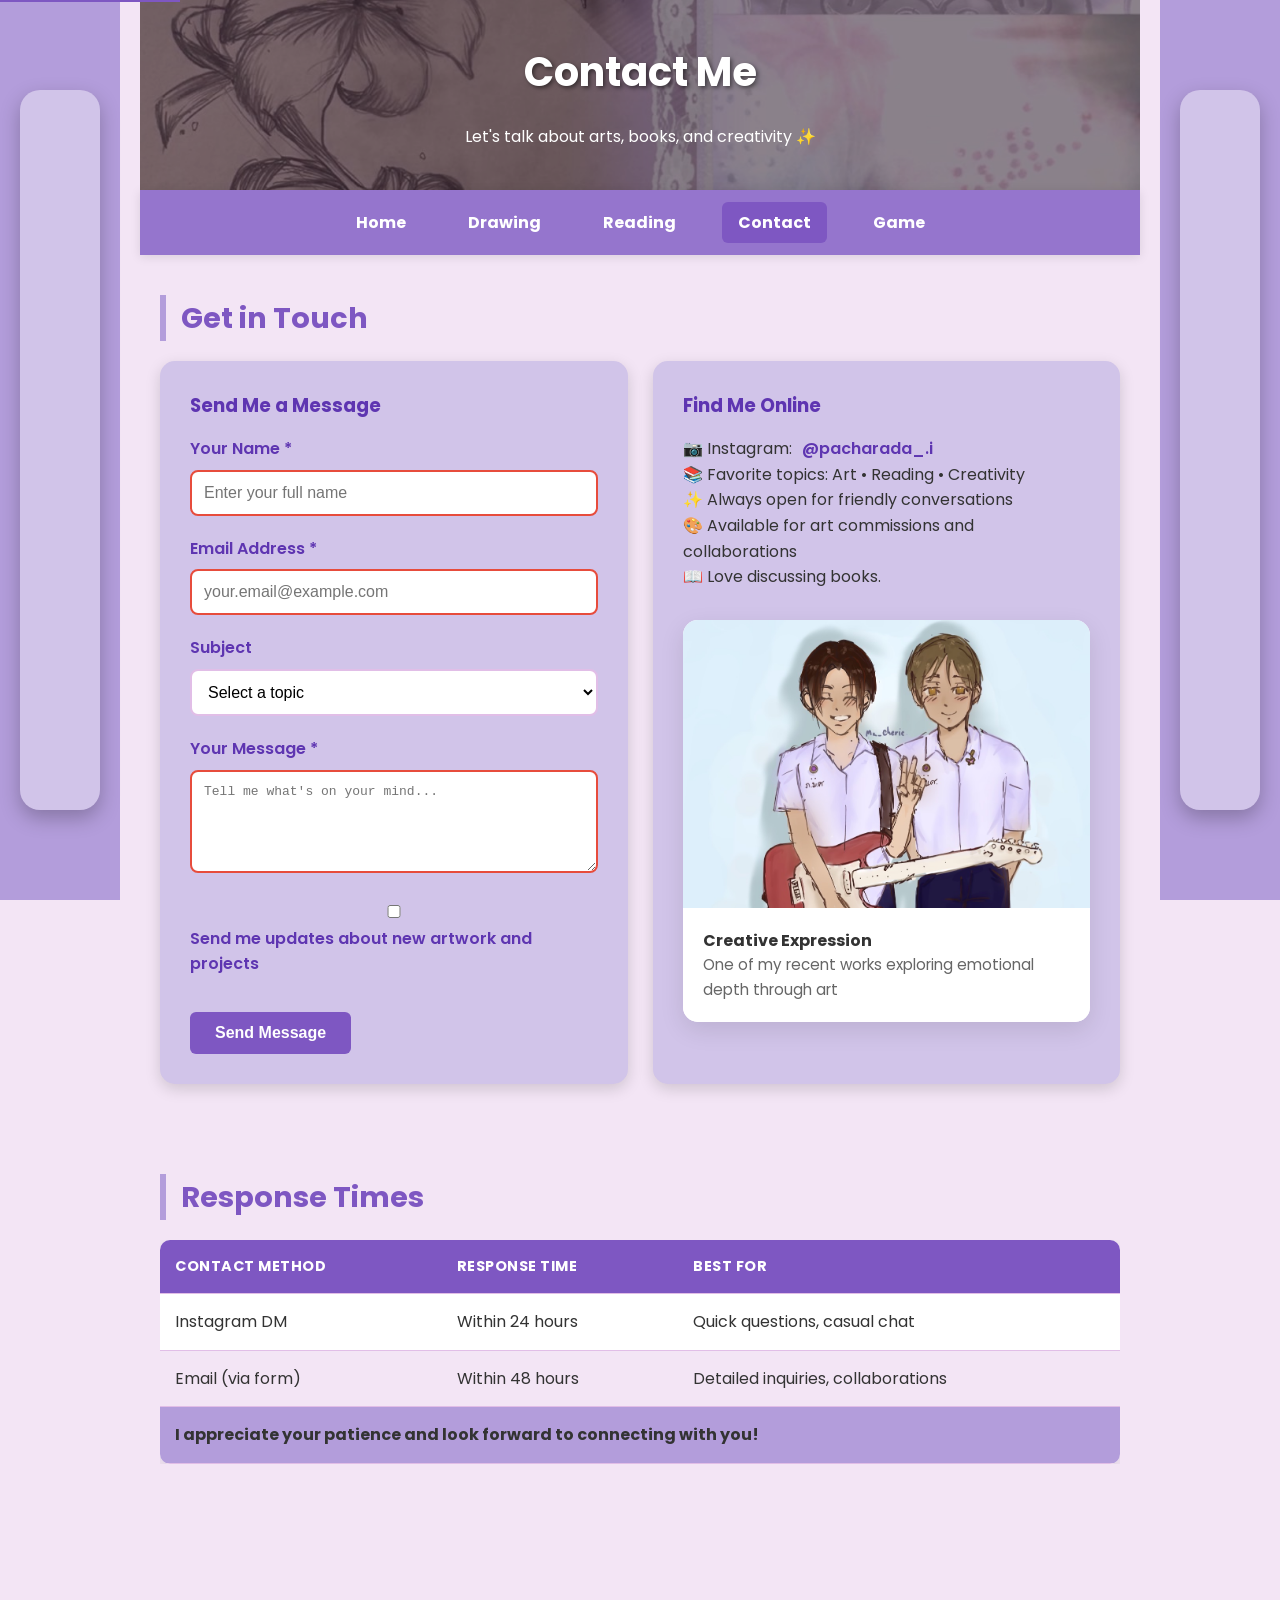
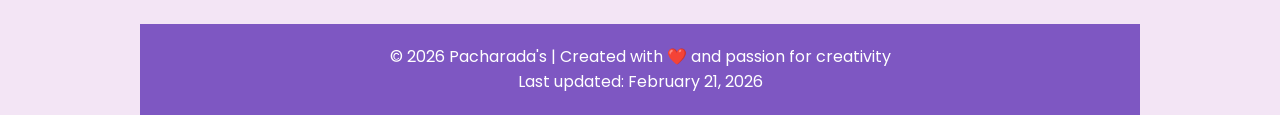
<file: contact.html>
<!DOCTYPE html>
<html lang="en">
<head>
    <meta charset="UTF-8">
    <meta name="viewport" content="width=device-width, initial-scale=1.0">
    <meta name="description" content="Contact Pacharada - Get in touch for discussions about art, reading, and creativity">
    <meta name="keywords" content="contact, art, reading, creativity, collaboration">
    <meta name="author" content="Pacharada">
    <title>Contact Me - Pacharada's Hobby Website</title>
    <link rel="stylesheet" href="styles.css">
    <link rel="preconnect" href="https://fonts.googleapis.com">
    <link rel="preconnect" href="https://fonts.gstatic.com" crossorigin>
    <link href="https://fonts.googleapis.com/css2?family=Poppins:wght@300;400;600;700&display=swap" rel="stylesheet">
</head>
<body class="page-fade">

<a href="#main-content" class="skip-link">Skip to main content</a>

<!-- Side Decorations -->
<aside class="side left" aria-hidden="true">
    <div class="decor-box"></div>
</aside>
<aside class="side right" aria-hidden="true">
    <div class="decor-box"></div>
</aside>

<div class="main">

<header role="banner">
    <h1>Contact Me</h1>
    <p>Let's talk about arts, books, and creativity ✨</p>
</header>

<nav role="navigation" aria-label="Main navigation">
    <a href="index.html">Home</a>
    <a href="hobby.html">Drawing</a>
    <a href="hobby2.html">Reading</a>
    <a href="contact.html" class="active" aria-current="page">Contact</a>
    <a href="game.html">Game</a>
</nav>

<main id="main-content" role="main">
    <section aria-labelledby="contact-heading">
        <h2 id="contact-heading">Get in Touch</h2>
        
        <div class="contact-grid">
            <article class="card">
                <h3>Send Me a Message</h3>
                <form id="contact-form" novalidate>
                    <div class="form-group">
                        <label for="name">Your Name *</label>
                        <input 
                            type="text" 
                            id="name" 
                            name="name" 
                            required 
                            placeholder="Enter your full name"
                            aria-describedby="name-error"
                            pattern="[A-Za-z\s]{2,50}"
                            title="Please enter a valid name (2-50 characters, letters only)"
                        >
                        <div id="name-error" class="error-message" role="alert"></div>
                    </div>
                    
                    <div class="form-group">
                        <label for="email">Email Address *</label>
                        <input 
                            type="email" 
                            id="email" 
                            name="email" 
                            required 
                            placeholder="your.email@example.com"
                            aria-describedby="email-error"
                            title="Please enter a valid email address"
                        >
                        <div id="email-error" class="error-message" role="alert"></div>
                    </div>
                    
                    <div class="form-group">
                        <label for="subject">Subject</label>
                        <select id="subject" name="subject" aria-describedby="subject-error">
                            <option value="">Select a topic</option>
                            <option value="art">Art & Drawing</option>
                            <option value="reading">Books & Reading</option>
                            <option value="collaboration">Collaboration</option>
                            <option value="general">General Inquiry</option>
                        </select>
                        <div id="subject-error" class="error-message" role="alert"></div>
                    </div>
                    
                    <div class="form-group">
                        <label for="message">Your Message *</label>
                        <textarea 
                            id="message" 
                            name="message" 
                            rows="5" 
                            required 
                            placeholder="Tell me what's on your mind..."
                            aria-describedby="message-error"
                            minlength="10"
                            maxlength="500"
                            title="Please enter a message between 10-500 characters"
                        ></textarea>
                        <div id="message-error" class="error-message" role="alert"></div>
                    </div>
                    
                    <div class="form-group">
                        <label for="newsletter">
                            <input type="checkbox" id="newsletter" name="newsletter">
                            Send me updates about new artwork and projects
                        </label>
                    </div>
                    
                    <button type="submit" class="btn">Send Message</button>
                </form>
            </article>

            <article class="card">
                <h3>Find Me Online</h3>
                <div class="contact-info">
                    <p>📷 Instagram: 
                        <a href="https://www.instagram.com/pacharada_.i" target="_blank" rel="noopener noreferrer" class="social-link">
                            @pacharada_.i
                        </a>
                    </p>
                    <p>📚 Favorite topics: Art • Reading • Creativity</p>
                    <p>✨ Always open for friendly conversations</p>
                    <p>🎨 Available for art commissions and collaborations</p>
                    <p>📖 Love discussing books.</p>
                </div>
                
                <div class="multimedia-container">
                    <div class="media-item">
                        <img src="tee-saitan.jpeg" alt="Artistic portrait showcasing creative expression" loading="lazy">
                        <div class="media-caption">
                            <h4>Creative Expression</h4>
                            <p>One of my recent works exploring emotional depth through art</p>
                        </div>
                    </div>
                </div>
            </article>
        </div>
    </section>

    <section aria-labelledby="response-heading">
        <h2 id="response-heading">Response Times</h2>
        
        <div class="table-container">
            <table>
                <thead>
                    <tr>
                        <th scope="col">Contact Method</th>
                        <th scope="col">Response Time</th>
                        <th scope="col">Best For</th>
                    </tr>
                </thead>
                <tbody>
                    <tr>
                        <td>Instagram DM</td>
                        <td>Within 24 hours</td>
                        <td>Quick questions, casual chat</td>
                    </tr>
                    <tr>
                        <td>Email (via form)</td>
                        <td>Within 48 hours</td>
                        <td>Detailed inquiries, collaborations</td>
                    </tr>
                </tbody>
                <tfoot>
                    <tr>
                        <td colspan="3">I appreciate your patience and look forward to connecting with you!</td>
                    </tr>
                </tfoot>
            </table>
        </div>
    </section>
</main>

<footer role="contentinfo">
    <p>&copy; 2026 Pacharada's | Created with ❤️ and passion for creativity</p>
    <p>Last updated: <time datetime="2026-02-21">February 21, 2026</time></p>
</footer>

</div>

<script>
// Form validation and interaction
document.getElementById('contact-form').addEventListener('submit', function(e) {
    e.preventDefault();
    
    // Clear previous errors
    document.querySelectorAll('.error-message').forEach(error => {
        error.textContent = '';
        error.style.display = 'none';
    });
    
    let isValid = true;
    
    // Validate name
    const name = document.getElementById('name');
    const nameError = document.getElementById('name-error');
    if (!name.value.trim() || name.value.length < 2) {
        nameError.textContent = 'Please enter your name (at least 2 characters)';
        nameError.style.display = 'block';
        isValid = false;
    } else if (!/^[A-Za-z\s]+$/.test(name.value)) {
        nameError.textContent = 'Name should only contain letters and spaces';
        nameError.style.display = 'block';
        isValid = false;
    }
    
    // Validate email
    const email = document.getElementById('email');
    const emailError = document.getElementById('email-error');
    const emailPattern = /^[^\s@]+@[^\s@]+\.[^\s@]+$/;
    if (!email.value.trim() || !emailPattern.test(email.value)) {
        emailError.textContent = 'Please enter a valid email address';
        emailError.style.display = 'block';
        isValid = false;
    }
    
    // Validate message
    const message = document.getElementById('message');
    const messageError = document.getElementById('message-error');
    if (!message.value.trim() || message.value.length < 10) {
        messageError.textContent = 'Please enter a message (at least 10 characters)';
        messageError.style.display = 'block';
        isValid = false;
    } else if (message.value.length > 500) {
        messageError.textContent = 'Message should be less than 500 characters';
        messageError.style.display = 'block';
        isValid = false;
    }
    
    if (isValid) {
        // Show success message
        const successMessage = document.createElement('div');
        successMessage.className = 'game-message success';
        successMessage.textContent = 'Thank you for your message! I\'ll get back to you soon.';
        successMessage.style.marginTop = '20px';
        
        const form = document.getElementById('contact-form');
        form.appendChild(successMessage);
        
        // Reset form after 3 seconds
        setTimeout(() => {
            form.reset();
            successMessage.remove();
        }, 3000);
    }
});

// Real-time validation feedback
document.getElementById('name').addEventListener('input', function() {
    const nameError = document.getElementById('name-error');
    if (this.value.length >= 2 && /^[A-Za-z\s]+$/.test(this.value)) {
        nameError.textContent = '';
        nameError.style.display = 'none';
    }
});

document.getElementById('email').addEventListener('input', function() {
    const emailError = document.getElementById('email-error');
    const emailPattern = /^[^\s@]+@[^\s@]+\.[^\s@]+$/;
    if (emailPattern.test(this.value)) {
        emailError.textContent = '';
        emailError.style.display = 'none';
    }
});

document.getElementById('message').addEventListener('input', function() {
    const messageError = document.getElementById('message-error');
    if (this.value.length >= 10 && this.value.length <= 500) {
        messageError.textContent = '';
        messageError.style.display = 'none';
    }
});
</script>

</body>
</html>
</file>
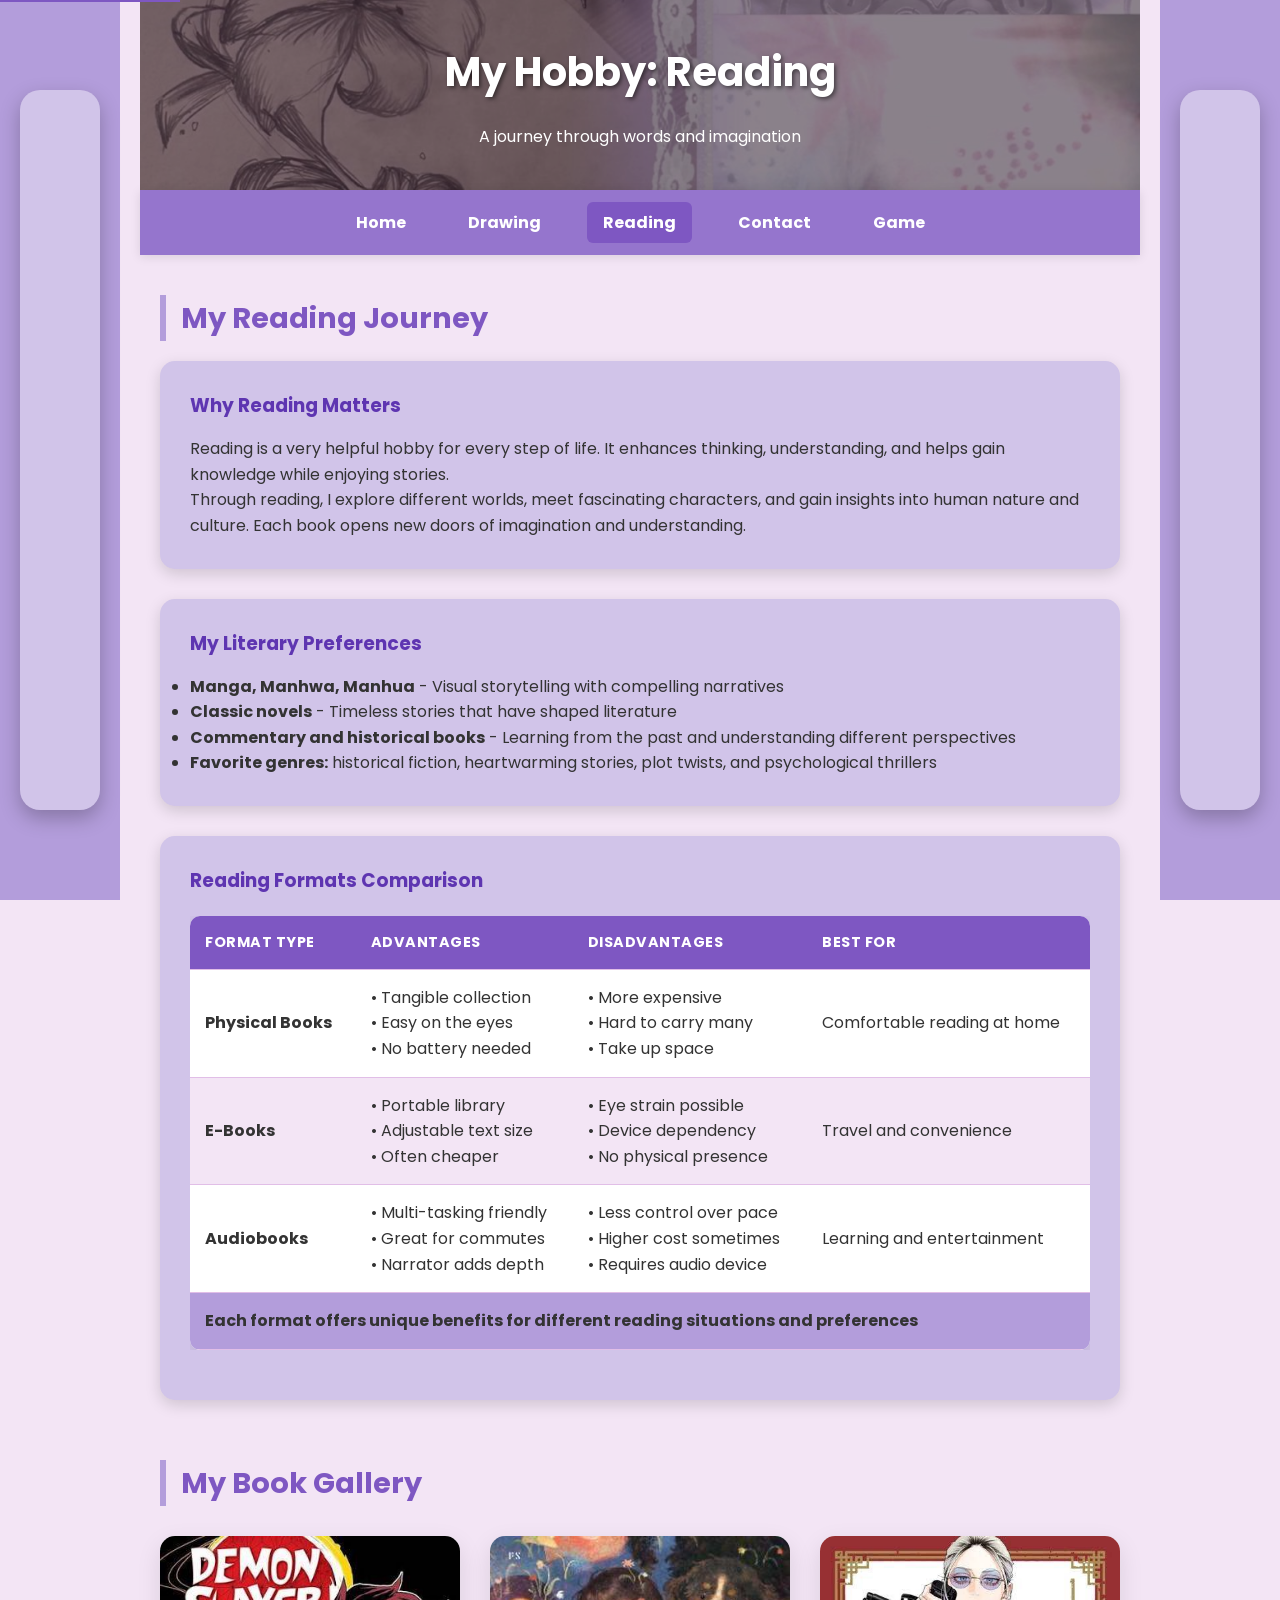
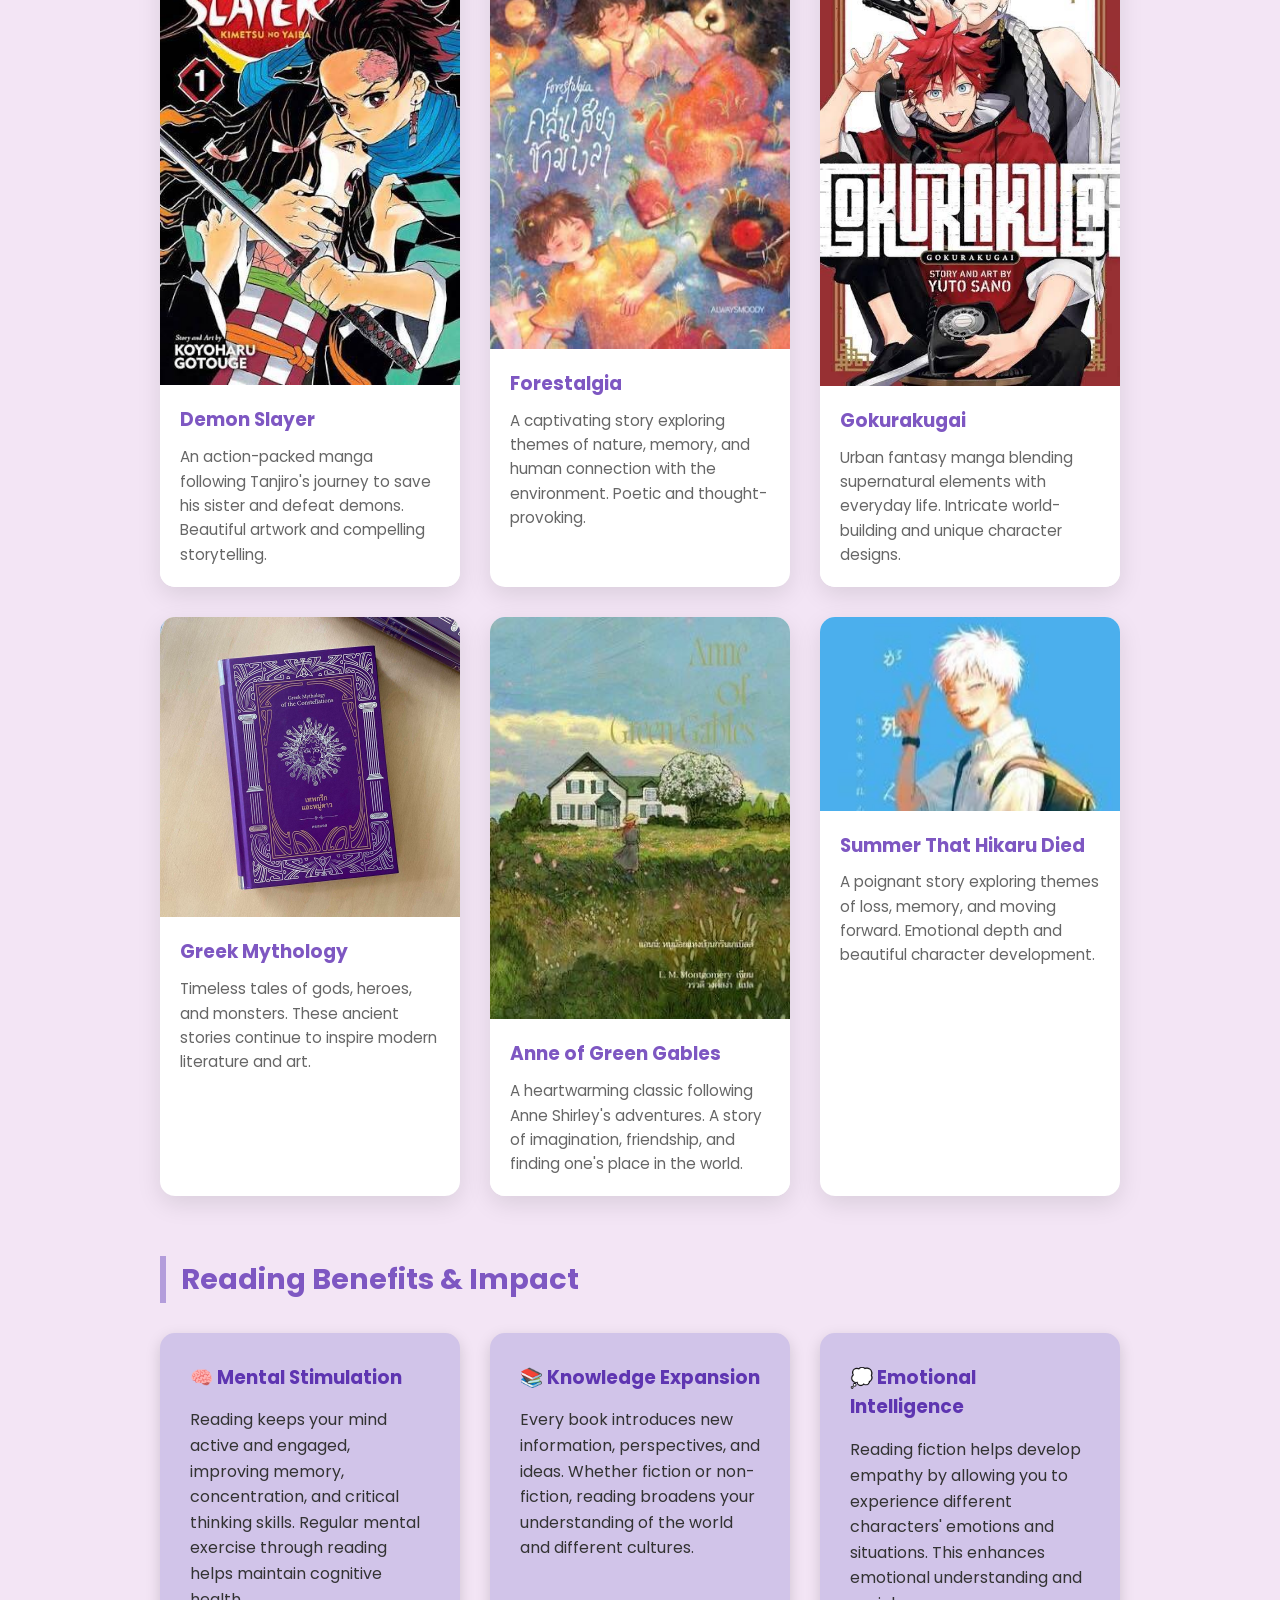
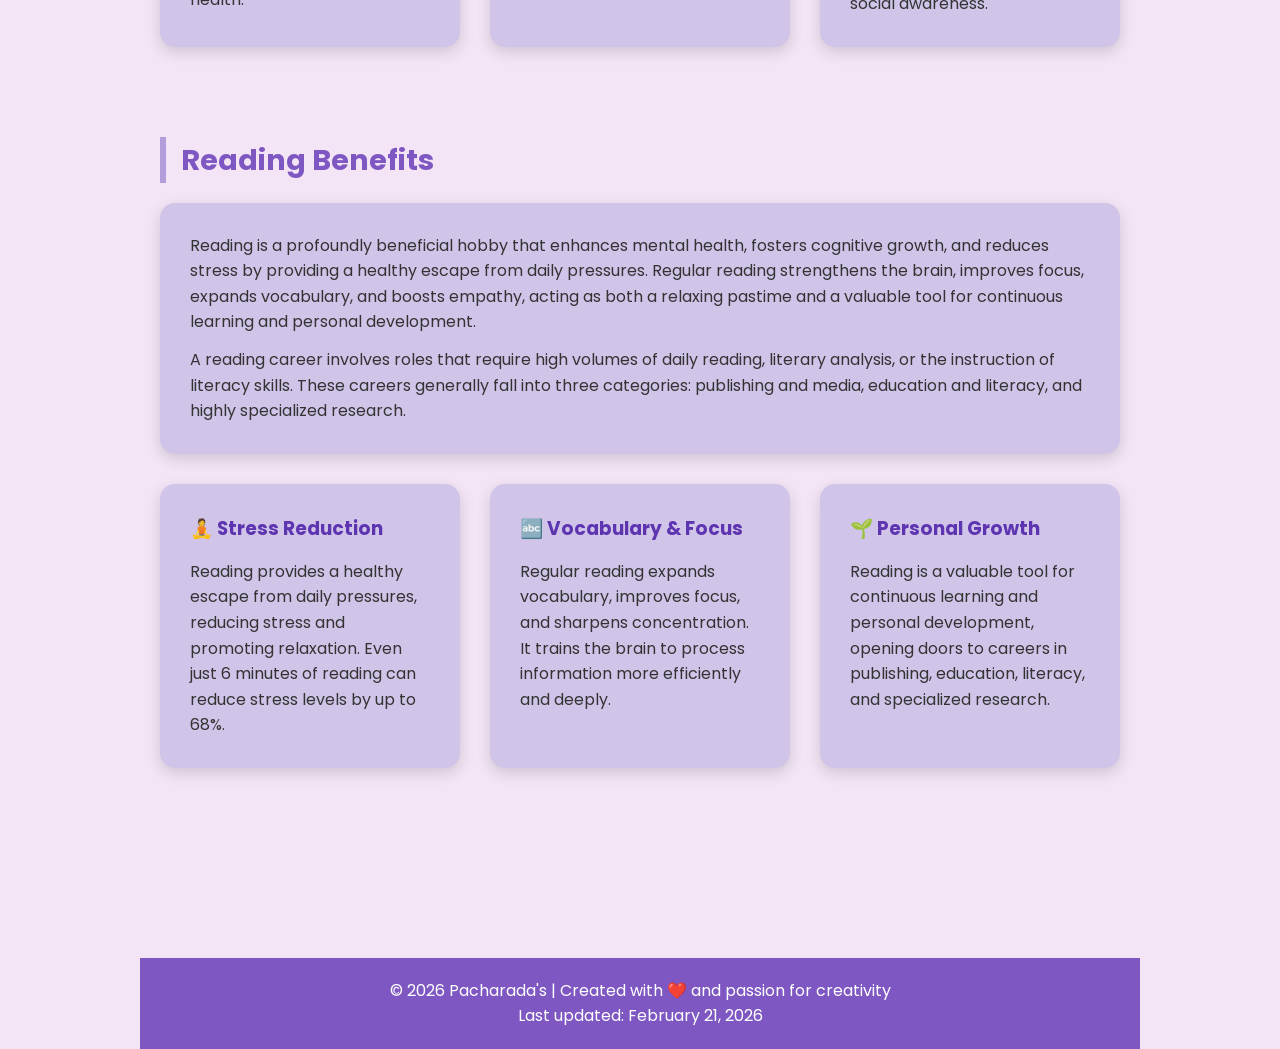
<file: hobby2.html>
<!DOCTYPE html>
<html lang="en">
<head>
    <meta charset="UTF-8">
    <meta name="viewport" content="width=device-width, initial-scale=1.0">
    <meta name="description" content="Reading Journey - Explore Pacharada's book collection and literary interests">
    <meta name="keywords" content="reading, books, manga, novels, literature, book reviews, reading hobby">
    <meta name="author" content="Pacharada">
    <title>Reading Journey - Pacharada's Hobby Website</title>
    <link rel="stylesheet" href="styles.css">
    <link rel="preconnect" href="https://fonts.googleapis.com">
    <link rel="preconnect" href="https://fonts.gstatic.com" crossorigin>
    <link href="https://fonts.googleapis.com/css2?family=Poppins:wght@300;400;600;700&display=swap" rel="stylesheet">
</head>
<body class="page-fade">

<a href="#main-content" class="skip-link">Skip to main content</a>

<!-- Side Decorations -->
<aside class="side left" aria-hidden="true">
    <div class="decor-box"></div>
</aside>
<aside class="side right" aria-hidden="true">
    <div class="decor-box"></div>
</aside>

<div class="main">

<header role="banner">
    <h1>My Hobby: Reading</h1>
    <p>A journey through words and imagination</p>
</header>

<nav role="navigation" aria-label="Main navigation">
    <a href="index.html">Home</a>
    <a href="hobby.html">Drawing</a>
    <a href="hobby2.html" class="active" aria-current="page">Reading</a>
    <a href="contact.html">Contact</a>
    <a href="game.html">Game</a>
</nav>

<main id="main-content" role="main">
    <section aria-labelledby="reading-heading">
        <h2 id="reading-heading">My Reading Journey</h2>
        
        <article class="card">
            <h3>Why Reading Matters</h3>
            <p>Reading is a very helpful hobby for every step of life. It enhances thinking, understanding, and helps gain knowledge while enjoying stories.</p>
            <p>Through reading, I explore different worlds, meet fascinating characters, and gain insights into human nature and culture. Each book opens new doors of imagination and understanding.</p>
        </article>

        <article class="card">
            <h3>My Literary Preferences</h3>
            <ul>
                <li><strong>Manga, Manhwa, Manhua</strong> - Visual storytelling with compelling narratives</li>
                <li><strong>Classic novels</strong> - Timeless stories that have shaped literature</li>
                <li><strong>Commentary and historical books</strong> - Learning from the past and understanding different perspectives</li>
                <li><strong>Favorite genres:</strong> historical fiction, heartwarming stories, plot twists, and psychological thrillers</li>
            </ul>
        </article>

        <article class="card">
            <h3>Reading Formats Comparison</h3>
            
            <div class="table-container">
                <table>
                    <thead>
                        <tr>
                            <th scope="col">Format Type</th>
                            <th scope="col">Advantages</th>
                            <th scope="col">Disadvantages</th>
                            <th scope="col">Best For</th>
                        </tr>
                    </thead>
                    <tbody>
                        <tr>
                            <td><strong>Physical Books</strong></td>
                            <td>• Tangible collection<br>• Easy on the eyes<br>• No battery needed</td>
                            <td>• More expensive<br>• Hard to carry many<br>• Take up space</td>
                            <td>Comfortable reading at home</td>
                        </tr>
                        <tr>
                            <td><strong>E-Books</strong></td>
                            <td>• Portable library<br>• Adjustable text size<br>• Often cheaper</td>
                            <td>• Eye strain possible<br>• Device dependency<br>• No physical presence</td>
                            <td>Travel and convenience</td>
                        </tr>
                        <tr>
                            <td><strong>Audiobooks</strong></td>
                            <td>• Multi-tasking friendly<br>• Great for commutes<br>• Narrator adds depth</td>
                            <td>• Less control over pace<br>• Higher cost sometimes<br>• Requires audio device</td>
                            <td>Learning and entertainment</td>
                        </tr>
                    </tbody>
                    <tfoot>
                        <tr>
                            <td colspan="4">Each format offers unique benefits for different reading situations and preferences</td>
                        </tr>
                    </tfoot>
                </table>
            </div>
        </article>
    </section>

    <section aria-labelledby="gallery-heading">
        <h2 id="gallery-heading">My Book Gallery</h2>
        
        <div class="multimedia-container">
            <div class="media-item">
                <img src="img1.jpg" alt="Demon Slayer manga cover featuring Tanjiro" loading="lazy">
                <div class="media-caption">
                    <h3>Demon Slayer</h3>
                    <p>An action-packed manga following Tanjiro's journey to save his sister and defeat demons. Beautiful artwork and compelling storytelling.</p>
                </div>
            </div>
            
            <div class="media-item">
                <img src="img2.jpg" alt="Forestalgia book cover with nature theme" loading="lazy">
                <div class="media-caption">
                    <h3>Forestalgia</h3>
                    <p>A captivating story exploring themes of nature, memory, and human connection with the environment. Poetic and thought-provoking.</p>
                </div>
            </div>
            
            <div class="media-item">
                <img src="img3.jpg" alt="Gokurakugai manga cover with urban fantasy elements" loading="lazy">
                <div class="media-caption">
                    <h3>Gokurakugai</h3>
                    <p>Urban fantasy manga blending supernatural elements with everyday life. Intricate world-building and unique character designs.</p>
                </div>
            </div>
            
            <div class="media-item">
                <img src="img4.jpg" alt="Greek Mythology book with classical artwork" loading="lazy">
                <div class="media-caption">
                    <h3>Greek Mythology</h3>
                    <p>Timeless tales of gods, heroes, and monsters. These ancient stories continue to inspire modern literature and art.</p>
                </div>
            </div>
            
            <div class="media-item">
                <img src="img5.jpg" alt="Anne of Green Gables classic novel cover" loading="lazy">
                <div class="media-caption">
                    <h3>Anne of Green Gables</h3>
                    <p>A heartwarming classic following Anne Shirley's adventures. A story of imagination, friendship, and finding one's place in the world.</p>
                </div>
            </div>
            
            <div class="media-item">
                <img src="img6.jpg" alt="Summer That Hikaru Died book cover" loading="lazy">
                <div class="media-caption">
                    <h3>Summer That Hikaru Died</h3>
                    <p>A poignant story exploring themes of loss, memory, and moving forward. Emotional depth and beautiful character development.</p>
                </div>
            </div>
        </div>
    </section>

    <section aria-labelledby="benefits-heading">
        <h2 id="benefits-heading">Reading Benefits & Impact</h2>
        
        <div class="hobby-grid">
            <article class="card">
                <h3>🧠 Mental Stimulation</h3>
                <p>Reading keeps your mind active and engaged, improving memory, concentration, and critical thinking skills. Regular mental exercise through reading helps maintain cognitive health.</p>
            </article>
            
            <article class="card">
                <h3>📚 Knowledge Expansion</h3>
                <p>Every book introduces new information, perspectives, and ideas. Whether fiction or non-fiction, reading broadens your understanding of the world and different cultures.</p>
            </article>
            
            <article class="card">
                <h3>💭 Emotional Intelligence</h3>
                <p>Reading fiction helps develop empathy by allowing you to experience different characters' emotions and situations. This enhances emotional understanding and social awareness.</p>
            </article>
        </div>
    </section>

    <section aria-labelledby="reading-benefits-heading">
        <h2 id="reading-benefits-heading">Reading Benefits</h2>

        <article class="card">
            <p>Reading is a profoundly beneficial hobby that enhances mental health, fosters cognitive growth, and reduces stress by providing a healthy escape from daily pressures. Regular reading strengthens the brain, improves focus, expands vocabulary, and boosts empathy, acting as both a relaxing pastime and a valuable tool for continuous learning and personal development.</p>
            <p style="margin-top:12px;">A reading career involves roles that require high volumes of daily reading, literary analysis, or the instruction of literacy skills. These careers generally fall into three categories: publishing and media, education and literacy, and highly specialized research.</p>
        </article>

        <div class="hobby-grid">
            <article class="card">
                <h3>🧘 Stress Reduction</h3>
                <p>Reading provides a healthy escape from daily pressures, reducing stress and promoting relaxation. Even just 6 minutes of reading can reduce stress levels by up to 68%.</p>
            </article>
            <article class="card">
                <h3>🔤 Vocabulary & Focus</h3>
                <p>Regular reading expands vocabulary, improves focus, and sharpens concentration. It trains the brain to process information more efficiently and deeply.</p>
            </article>
            <article class="card">
                <h3>🌱 Personal Growth</h3>
                <p>Reading is a valuable tool for continuous learning and personal development, opening doors to careers in publishing, education, literacy, and specialized research.</p>
            </article>
        </div>
    </section>
</main>

<footer role="contentinfo">
    <p>&copy; 2026 Pacharada's | Created with ❤️ and passion for creativity</p>
    <p>Last updated: <time datetime="2026-02-21">February 21, 2026</time></p>
</footer>

</div>

</body>
</html>
</file>
<file: styles.css>
/* ===== RESET & BASE STYLES ===== */
* {
    margin: 0;
    padding: 0;
    box-sizing: border-box;
}

body {
    font-family: "Poppins", sans-serif;
    background: #F3E5F5;
    color: #333;
    line-height: 1.6;
}

/* ===== ACCESSIBILITY ===== */
/* Focus styles for keyboard navigation */
*:focus {
    outline: 3px solid #7E57C2;
    outline-offset: 2px;
}

/* Skip to content link for screen readers */
.skip-link {
    position: absolute;
    top: -40px;
    left: 0;
    background: #7E57C2;
    color: white;
    padding: 8px;
    text-decoration: none;
    z-index: 1000;
}

.skip-link:focus {
    top: 0;
}

/* ===== SIDE DECORATIONS ===== */
.side {
    position: fixed;
    top: 0;
    width: 120px;
    height: 100vh;
    background: #B39DDB;
    display: flex;
    justify-content: center;
    align-items: center;
    z-index: 1;
}

.side.left { left: 0; }
.side.right { right: 0; }

.side .decor-box {
    width: 80px;
    height: 80%;
    background: #D1C4E9;
    border-radius: 20px;
    box-shadow: 0 8px 20px rgba(0,0,0,0.25);
    animation: float 4s ease-in-out infinite;
}

@keyframes float {
    0%, 100% { transform: translateY(0); }
    50% { transform: translateY(-15px); }
}

/* ===== MAIN LAYOUT ===== */
.main {
    margin: 0 140px;
    min-height: 100vh;
}

/* ===== HEADER ===== */
header {
    background: url("img7.jpg") center/cover no-repeat;
    color: white;
    padding: 2.5em 0;
    text-align: center;
    position: relative;
}

header::before {
    content: '';
    position: absolute;
    top: 0;
    left: 0;
    right: 0;
    bottom: 0;
    background: rgba(0,0,0,0.4);
    z-index: 1;
}

header h1, header p {
    position: relative;
    z-index: 2;
}

header h1 {
    font-size: 2.5em;
    margin-bottom: 0.5em;
    text-shadow: 2px 2px 4px rgba(0,0,0,0.5);
}

/* ===== NAVIGATION ===== */
nav {
    background: #9575CD;
    display: flex;
    justify-content: center;
    gap: 30px;
    padding: 12px 0;
    position: sticky;
    top: 0;
    z-index: 100;
    box-shadow: 0 2px 10px rgba(0,0,0,0.1);
}

nav a {
    color: white;
    text-decoration: none;
    font-weight: bold;
    padding: 8px 16px;
    border-radius: 6px;
    transition: all 0.3s ease;
}

nav a:hover, nav a:focus {
    background: rgba(255,255,255,0.2);
    transform: translateY(-2px);
}

nav a.active {
    background: #7E57C2;
}

/* ===== MAIN CONTENT ===== */
main {
    max-width: 1000px;
    margin: 0 auto;
    padding: 40px 20px;
}

section {
    margin-bottom: 60px;
}

/* ===== CARDS ===== */
.card {
    background: #D1C4E9;
    border-radius: 15px;
    padding: 30px;
    margin-bottom: 30px;
    box-shadow: 0 5px 15px rgba(0,0,0,0.15);
    transition: transform 0.35s ease, box-shadow 0.35s ease;
}

.card:hover {
    transform: translateY(-6px);
    box-shadow: 0 12px 28px rgba(94,53,177,0.4);
}

/* ===== BUTTONS ===== */
.btn {
    display: inline-block;
    margin-top: 15px;
    padding: 12px 25px;
    background: #7E57C2;
    color: white;
    text-decoration: none;
    border-radius: 6px;
    font-weight: bold;
    transition: all 0.3s ease;
    border: none;
    cursor: pointer;
    font-size: 1em;
}

.btn:hover, .btn:focus {
    background: #9575CD;
    transform: scale(1.08);
    box-shadow: 0 10px 25px rgba(126,87,194,0.5);
}

/* ===== TABLES ===== */
.table-container {
    overflow-x: auto;
    margin: 20px 0;
}

table {
    width: 100%;
    border-collapse: collapse;
    background: white;
    border-radius: 10px;
    overflow: hidden;
    box-shadow: 0 4px 15px rgba(0,0,0,0.1);
}

thead {
    background: #7E57C2;
    color: white;
}

th, td {
    padding: 15px;
    text-align: left;
    border-bottom: 1px solid #E1BEE7;
}

th {
    font-weight: bold;
    text-transform: uppercase;
    font-size: 0.9em;
    letter-spacing: 0.5px;
}

tbody tr:nth-child(even) {
    background: #F3E5F5;
}

tbody tr:hover {
    background: #E1BEE7;
    transform: scale(1.01);
    transition: all 0.2s ease;
}

tfoot {
    background: #B39DDB;
    font-weight: bold;
}

/* ===== FORMS ===== */
.form-group {
    margin-bottom: 20px;
}

label {
    display: block;
    margin-bottom: 8px;
    font-weight: 600;
    color: #5E35B1;
}

input, textarea, select {
    width: 100%;
    padding: 12px;
    border: 2px solid #E1BEE7;
    border-radius: 8px;
    font-size: 1em;
    transition: all 0.3s ease;
    background: white;
}

input:hover, textarea:hover, select:hover {
    border-color: #B39DDB;
    transform: translateY(-2px);
    box-shadow: 0 4px 12px rgba(94,53,177,0.15);
}

input:focus, textarea:focus, select:focus {
    border-color: #7E57C2;
    box-shadow: 0 0 0 3px rgba(126,87,194,0.1);
}

input:invalid, textarea:invalid {
    border-color: #e74c3c;
}

input:valid, textarea:valid {
    border-color: #27ae60;
}

.error-message {
    color: #e74c3c;
    font-size: 0.9em;
    margin-top: 5px;
    display: none;
}

/* ===== MULTIMEDIA ===== */
.multimedia-container {
    display: grid;
    grid-template-columns: repeat(auto-fit, minmax(300px, 1fr));
    gap: 30px;
    margin: 30px 0;
}

.media-item {
    background: white;
    border-radius: 15px;
    overflow: hidden;
    box-shadow: 0 8px 25px rgba(0,0,0,0.1);
    transition: transform 0.3s ease;
}

.media-item:hover {
    transform: translateY(-8px);
}

.media-item img, .media-item video, .media-item audio {
    width: 100%;
    height: auto;
    display: block;
}

.media-caption {
    padding: 20px;
    background: white;
}

.media-caption h3 {
    color: #7E57C2;
    margin-bottom: 10px;
}

.media-caption p {
    color: #666;
    font-size: 0.95em;
}

/* ===== GAME STYLES ===== */
.game-container {
    background: white;
    border-radius: 15px;
    padding: 30px;
    box-shadow: 0 8px 25px rgba(0,0,0,0.1);
    text-align: center;
}

.game-header {
    display: flex;
    justify-content: space-between;
    align-items: center;
    margin-bottom: 30px;
    flex-wrap: wrap;
    gap: 20px;
}

.game-stats {
    display: flex;
    gap: 30px;
    align-items: center;
}

.stat-item {
    background: #F3E5F5;
    padding: 10px 20px;
    border-radius: 10px;
    font-weight: bold;
    color: #5E35B1;
}

.game-board {
    display: grid;
    grid-template-columns: repeat(4, 1fr);
    gap: 15px;
    max-width: 500px;
    margin: 0 auto 30px;
}

.memory-card {
    aspect-ratio: 1;
    background: linear-gradient(135deg, #7E57C2, #9575CD);
    border-radius: 10px;
    cursor: pointer;
    display: flex;
    align-items: center;
    justify-content: center;
    font-size: 2em;
    color: white;
    transition: all 0.3s ease;
    position: relative;
    transform-style: preserve-3d;
}

.memory-card:hover {
    transform: scale(1.05);
}

.memory-card.flipped {
    transform: rotateY(180deg);
}

.memory-card.matched {
    background: linear-gradient(135deg, #4CAF50, #66BB6A);
    animation: matchPulse 0.6s ease;
}

@keyframes matchPulse {
    0% { transform: scale(1); }
    50% { transform: scale(1.1); }
    100% { transform: scale(1); }
}

.card-front, .card-back {
    position: absolute;
    width: 100%;
    height: 100%;
    display: flex;
    align-items: center;
    justify-content: center;
    backface-visibility: hidden;
    border-radius: 10px;
}

.card-back {
    transform: rotateY(180deg);
    background: white;
    color: #333;
}

.game-controls {
    display: flex;
    gap: 15px;
    justify-content: center;
    flex-wrap: wrap;
}

.game-message {
    margin: 20px 0;
    padding: 15px;
    border-radius: 10px;
    font-weight: bold;
    transition: all 0.3s ease;
}

.game-message.success {
    background: #d4edda;
    color: #155724;
    border: 1px solid #c3e6cb;
}

.game-message.info {
    background: #d1ecf1;
    color: #0c5460;
    border: 1px solid #bee5eb;
}

/* ===== HIGH SCORES ===== */
#high-scores {
    margin-top: 30px;
    text-align: center;
}

#high-scores h3 {
    color: #7E57C2;
    margin-bottom: 20px;
    font-size: 1.5em;
}

.scores-list {
    display: flex;
    flex-direction: column;
    gap: 10px;
    max-width: 400px;
    margin: 0 auto;
}

.score-item {
    display: flex;
    justify-content: space-between;
    align-items: center;
    padding: 12px 15px;
    background: #F3E5F5;
    border-radius: 8px;
    border: 2px solid #E1BEE7;
    transition: all 0.3s ease;
}

.score-item:hover {
    background: #E1BEE7;
    transform: translateY(-2px);
    box-shadow: 0 4px 12px rgba(94,53,177,0.15);
}

.score-item:first-child {
    background: linear-gradient(135deg, #FFD700, #FFA500);
    color: white;
    border-color: #FFD700;
    font-weight: bold;
}

.score-item:nth-child(2) {
    background: linear-gradient(135deg, #C0C0C0, #808080);
    color: white;
    border-color: #C0C0C0;
    font-weight: bold;
}

.score-item:nth-child(3) {
    background: linear-gradient(135deg, #CD7F32, #8B4513);
    color: white;
    border-color: #CD7F32;
    font-weight: bold;
}

.rank {
    font-weight: bold;
    min-width: 30px;
    color: #7E57C2;
}

.score-item:first-child .rank,
.score-item:nth-child(2) .rank,
.score-item:nth-child(3) .rank {
    color: white;
}

.score-details {
    flex: 1;
    text-align: center;
    font-weight: 600;
}

.score-date {
    font-size: 0.85em;
    color: #666;
    min-width: 80px;
    text-align: right;
}

.score-item:first-child .score-date,
.score-item:nth-child(2) .score-date,
.score-item:nth-child(3) .score-date {
    color: rgba(255,255,255,0.8);
}

/* ===== GRID LAYOUTS ===== */
.contact-grid {
    display: grid;
    grid-template-columns: repeat(auto-fit, minmax(280px, 1fr));
    gap: 25px;
}

.hobby-grid {
    display: grid;
    grid-template-columns: repeat(auto-fit, minmax(250px, 1fr));
    gap: 30px;
    margin: 30px 0;
}

/* ===== GAME INSTRUCTIONS ===== */
.game-instructions {
    background: #F3E5F5;
    border-radius: 10px;
    padding: 20px;
    margin-top: 20px;
    text-align: left;
}

.game-instructions h3 {
    color: #7E57C2;
    margin-bottom: 10px;
}

.game-instructions ul {
    padding-left: 20px;
}

.game-instructions li {
    margin-bottom: 6px;
    color: #555;
}

/* ===== GAME BANNER (floating emojis) ===== */
.game-banner {
    display: flex;
    justify-content: center;
    gap: 20px;
    padding: 20px 0 10px;
    flex-wrap: wrap;
}

.float-emoji {
    font-size: 2em;
    display: inline-block;
    animation: floatEmoji 3s ease-in-out infinite;
}

@keyframes floatEmoji {
    0%, 100% { transform: translateY(0) rotate(0deg); }
    50% { transform: translateY(-18px) rotate(10deg); }
}

/* ===== TIC-TAC-TOE GAME ===== */
.ttt-area {
    text-align: center;
}

.ttt-status {
    font-size: 1.3em;
    font-weight: bold;
    color: #5E35B1;
    margin-bottom: 20px;
    padding: 12px;
    background: #EDE7F6;
    border-radius: 10px;
}

.ttt-stats {
    display: flex;
    gap: 20px;
    justify-content: center;
    margin-bottom: 20px;
    flex-wrap: wrap;
}

.ttt-board {
    display: grid;
    grid-template-columns: repeat(3, 1fr);
    gap: 10px;
    max-width: 300px;
    margin: 0 auto 20px;
}

.ttt-cell {
    aspect-ratio: 1;
    background: #F3E5F5;
    border: 3px solid #B39DDB;
    border-radius: 12px;
    font-size: 2.2em;
    cursor: pointer;
    transition: all 0.2s ease;
    display: flex;
    align-items: center;
    justify-content: center;
}

.ttt-cell:hover:not(:disabled) {
    background: #D1C4E9;
    transform: scale(1.05);
}

.ttt-cell:disabled {
    cursor: default;
}

.ttt-cell.x {
    color: #7E57C2;
}

.ttt-cell.o {
    color: #E91E63;
}

.ttt-cell.winner {
    background: linear-gradient(135deg, #FFD700, #FFA500);
    border-color: #FFD700;
    animation: winPulse 0.6s ease infinite alternate;
}

@keyframes winPulse {
    from { transform: scale(1); }
    to { transform: scale(1.08); }
}

/* ===== FOOTER ===== */
footer {
    background: #7E57C2;
    color: white;
    text-align: center;
    padding: 20px;
    margin-top: 60px;
}

/* ===== RESPONSIVE DESIGN ===== */
@media (max-width: 768px) {
    .side {
        width: 60px;
    }
    
    .side .decor-box {
        width: 40px;
    }
    
    .main {
        margin: 0 80px;
    }
    
    header h1 {
        font-size: 2em;
    }
    
    nav {
        flex-wrap: wrap;
        gap: 10px;
        padding: 10px;
    }
    
    nav a {
        padding: 6px 12px;
        font-size: 0.9em;
    }
    
    .game-board {
        grid-template-columns: repeat(3, 1fr);
        gap: 10px;
        max-width: 350px;
    }
    
    .memory-card {
        font-size: 1.5em;
    }
    
    .game-header {
        justify-content: center;
        text-align: center;
    }
    
    .game-stats {
        flex-direction: column;
        gap: 10px;
    }
    
    .scores-list {
        max-width: 280px;
    }
    
    .score-item {
        padding: 10px 12px;
        font-size: 0.9em;
    }
    
    .score-date {
        display: none;
    }
}

@media (max-width: 480px) {
    .side {
        display: none;
    }
    
    .main {
        margin: 0;
    }
    
    header {
        padding: 1.5em 0;
    }
    
    header h1 {
        font-size: 1.5em;
    }
    
    main {
        padding: 20px 15px;
    }
    
    .card {
        padding: 20px;
    }
    
    .game-board {
        grid-template-columns: repeat(3, 1fr);
        gap: 8px;
        max-width: 280px;
    }
    
    .memory-card {
        font-size: 1.2em;
    }
    
    .multimedia-container {
        grid-template-columns: 1fr;
    }
}

/* ===== SOCIAL LINKS ===== */
.social-link {
    display: inline-block;
    margin-left: 6px;
    color: #5E35B1;
    font-weight: 600;
    text-decoration: none;
    transition: all 0.3s ease;
}

.social-link:hover, .social-link:focus {
    color: #311B92;
    transform: scale(1.08);
    text-decoration: underline;
}

/* ===== HEADINGS ===== */
h2 {
    color: #7E57C2;
    border-left: 6px solid #B39DDB;
    padding-left: 15px;
    margin-bottom: 20px;
    font-size: 1.8em;
}

h3 {
    color: #5E35B1;
    margin-bottom: 15px;
}

/* ===== UTILITY CLASSES ===== */
.text-center { text-align: center; }
.text-left { text-align: left; }
.text-right { text-align: right; }

.mb-20 { margin-bottom: 20px; }
.mb-30 { margin-bottom: 30px; }
.mt-20 { margin-top: 20px; }
.mt-30 { margin-top: 30px; }

.hidden { display: none; }
.visible { display: block; }

/* ===== ANIMATIONS ===== */
@keyframes fadeIn {
    from { opacity: 0; transform: translateY(20px); }
    to { opacity: 1; transform: translateY(0); }
}

@keyframes pageFadeIn {
    from { opacity: 0; }
    to { opacity: 1; }
}

/* Page fade animation */
.page-fade {
    animation: pageFadeIn 0.8s ease-in-out;
}

.fade-in {
    animation: fadeIn 0.6s ease forwards;
}

/* ===== PRINT STYLES ===== */
@media print {
    .side {
        display: none;
    }
    
    .main {
        margin: 0;
    }
    
    nav {
        position: static;
    }
    
    .game-container {
        break-inside: avoid;
    }
}
</file>
